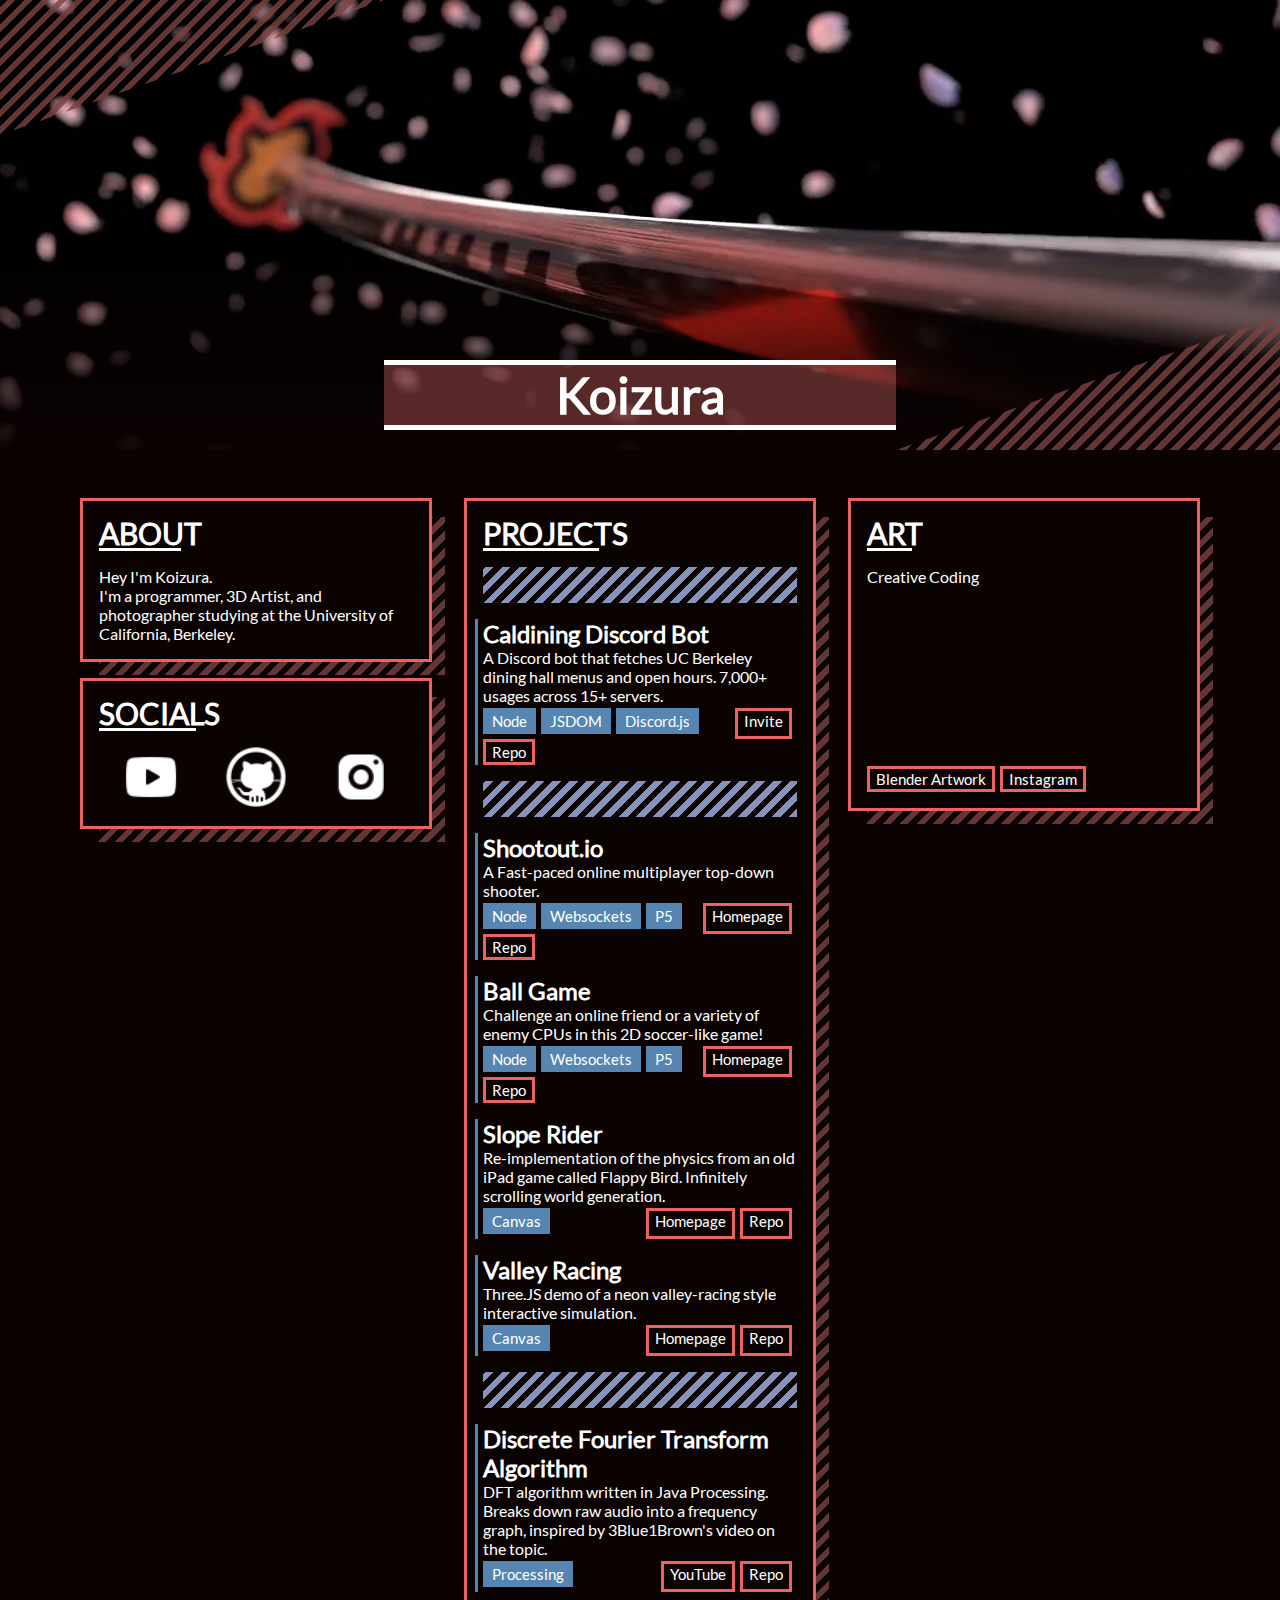
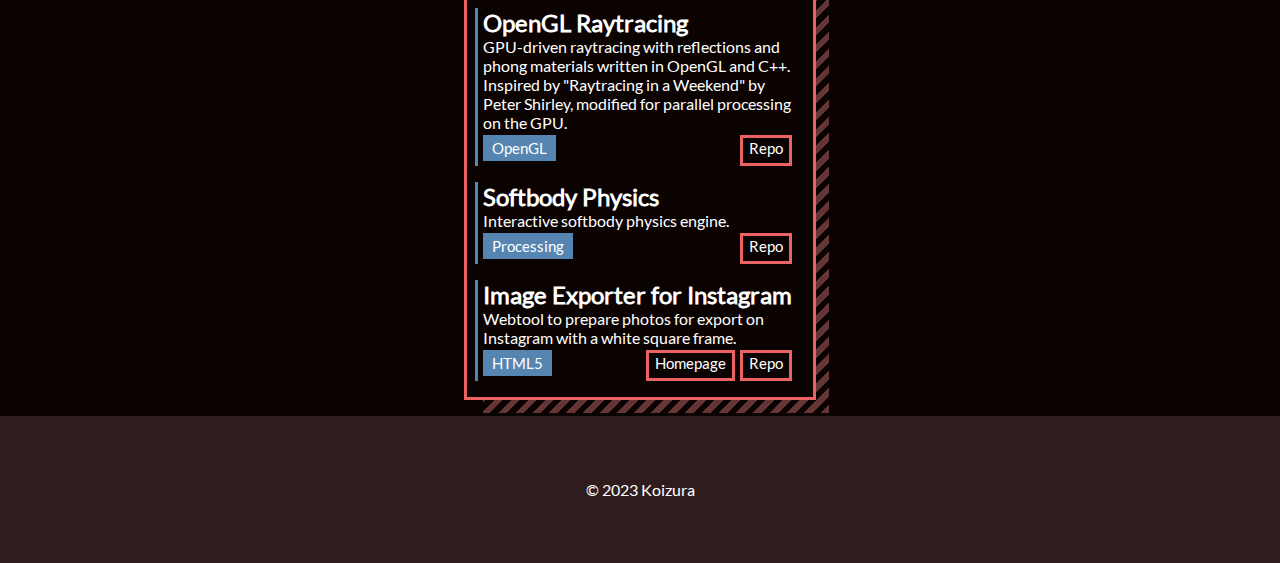
<file: index.html>
<!DOCTYPE html>
<html lang="eng">
  <head>
    <meta charset="UTF-8">
    <meta name="viewport" content="width=device-width, initial-scale=1.0">
    <title>Home | Koizura</title>
    <link rel="stylesheet" href="style_new.css">
    <meta property="og:title" content="Koizura | About">
    <meta property="og:description" content="Koizura - Portfolio">
    <meta property="og:image" content="">
    <meta property="og:url" content="koizura.me">
  </head>
  <body>
    <div class="bg">
      


      <div class="video-wrapper">
        <video playsinline autoplay muted loop poster="./static/Sakura_katana.png">
          <source src="./static/demonslayer_katana_small.mp4" type="video/mp4">
          Your browser does not support the video tag.
        </video>
      </div>
      <div id="bg-fade"></div>


      

      <div class="bg-text">
        <div id="horizontal-line"></div>
        <p>Koizura</p>
        <div id="horizontal-line"></div>
        <!-- <button onclick="changeColor()">Click Me</button> -->


      </div>
      <div id="bg_top"></div>
      <div id="bg_bot"></div>
      </div>
    </div>


    <main>

      <div class="column">
        <section>
          <div class="title">
            <h1>ABOUT</h1>
          </div>
          <div class="contents">
            <p>Hey I'm Koizura.</p>
            <p>I'm a programmer, 3D Artist, and photographer studying at 
              the University of California, Berkeley.
            </p>

          </div>
        </section>

        <section>
          <div class="title">
            <h1>SOCIALS</h1>
          </div>
          <div class="icon-container">
            <a href="https://www.youtube.com/channel/UC0Q75fuJlbfw2oE8TlBVJtQ" target="_blank">
              <img src="./static/icon_youtube.png" alt="youtube" class="icon">
            </a>
            <a href="https://github.com/koizura" target="_blank">
              <img src="./static/icon_github.png" alt="github" class="icon">
            </a>
            <a href="https://www.instagram.com/csgradle/" target="_blank">
              <img src="./static/icon_instagram.png" alt="instagram" class="icon">
            </a>

          </div>
        </section>
        
      </div>
      <div class="column">
        <section>

          <div class="title">
            <h1>PROJECTS</h1>
          </div>

          <div class="project-divider"></div>

          <div class="project-item">
            <h2>Caldining Discord Bot</h2>
            <p>A Discord bot that fetches UC Berkeley dining hall menus and open hours. 7,000+ usages across 15+ servers.</p>
            <div class="project-tags">
              <div id="tag">Node</div>
              <div id="tag">JSDOM</div>
              <div id="tag">Discord.js</div>
              <div id="flex-placeholder"></div>
              <a href="https://discord.com/oauth2/authorize?client_id=911100218680934451&permissions=0&scope=bot%20applications.commands" target="_blank">Invite</a>
              <a href="https://github.com/koizura/CalDiningBot" target="_blank">Repo</a>
            </div>
          </div>

          <div class="project-divider"></div>

          <div class="project-item">
            <h2>Shootout.io</h2>
            <p>A Fast-paced online multiplayer top-down shooter.</p>
            <div class="project-tags">
              <div id="tag">Node</div>
              <div id="tag">Websockets</div>
              <div id="tag">P5</div>
              <div id="flex-placeholder"></div>
              <a href="https://www.koizura.me/shootout.html" target="_blank">Homepage</a>
              <a href="https://github.com/koizura/ShootOut" target="_blank">Repo</a>
            </div>
          </div>

          <div class="project-item">
            <h2>Ball Game</h2>
            <p>Challenge an online friend or a variety of enemy CPUs in this 2D soccer-like game!</p>
            <div class="project-tags">
              <div id="tag">Node</div>
              <div id="tag">Websockets</div>
              <div id="tag">P5</div>
              <div id="flex-placeholder"></div>
              <a href="https://ballgame.koizura.me/" target="_blank">Homepage</a>
              <a href="https://github.com/koizura/BallGameOnline" target="_blank">Repo</a>
            </div>
          </div>

          <div class="project-item">
            <h2>Slope Rider</h2>
            <p>Re-implementation of the physics from an old iPad game called Flappy Bird. Infinitely scrolling world generation.</p>
            <div class="project-tags">
              <div id="tag">Canvas</div>
              <div id="flex-placeholder"></div>
              <a href="https://www.koizura.me/SlopeRider/index.html" target="_blank">Homepage</a>
              <a href="https://github.com/koizura/SlopeRider" target="_blank">Repo</a>
            </div>
          </div>

          <div class="project-item">
            <h2>Valley Racing</h2>
            <p>Three.JS demo of a neon valley-racing style interactive simulation.</p>
            <div class="project-tags">
              <div id="tag">Canvas</div>
              <div id="flex-placeholder"></div>
              <a href="https://www.koizura.me/ThreeJSDemo.html" target="_blank">Homepage</a>
              <a href="https://github.com/koizura/ThreeJSValleyDemo" target="_blank">Repo</a>
            </div>
          </div>

          <div class="project-divider"></div>

          <div class="project-item">
            <h2>Discrete Fourier Transform Algorithm</h2>
            <p>DFT algorithm written in Java Processing. Breaks down raw audio into a frequency graph, inspired by 3Blue1Brown's video on the topic.</p>
            <div class="project-tags">
              <div id="tag">Processing</div>
              <div id="flex-placeholder"></div>
              <a href="https://youtu.be/mP68mDEMP7Q" target="_blank">YouTube</a>

              <a href="https://github.com/koizura/DiscreteFourierTransform" target="_blank">Repo</a>
            </div>
          </div>

          <div class="project-item">
            <h2>OpenGL Raytracing</h2>
            <p>GPU-driven raytracing with reflections and phong materials written in OpenGL and C++. Inspired by "Raytracing in a Weekend" by Peter Shirley, modified for parallel processing on the GPU.</p>
            <div class="project-tags">
              <div id="tag">OpenGL</div>
              <div id="flex-placeholder"></div>
              <a href="https://github.com/koizura/OpenGL-Raytracing" target="_blank">Repo</a>
            </div>
          </div>

          <div class="project-item">
            <h2>Softbody Physics</h2>
            <p>Interactive softbody physics engine.</p>
            <div class="project-tags">
              <div id="tag">Processing</div>
              <div id="flex-placeholder"></div>
              <a href="https://github.com/koizura/SoftBodyPhysics" target="_blank">Repo</a>
            </div>
          </div>

          <div class="project-item">
            <h2>Image Exporter for Instagram</h2>
            <p>Webtool to prepare photos for export on Instagram with a white square frame.</p>
            <div class="project-tags">
              <div id="tag">HTML5</div>
              <div id="flex-placeholder"></div>
              <a href="https://www.koizura.me/ImageExporter/" target="_blank">Homepage</a>
              <a href="https://github.com/koizura/ImageExporter" target="_blank">Repo</a>
            </div>
          </div>

        </section>
      </div>
      <div class="column">
        <section>
          <div class="title">
            <h1>ART</h1>
          </div>
          <div class="contents">
            <p>Creative Coding</p>
            <div class="youtube-video">
              <iframe width="420" height="315"
              src="https://www.youtube-nocookie.com/embed/WMRQh88l8Mo">
              </iframe> 

            </div>

            <div class="project-tags">
              <a href="https://www.koizura.me/blender.html" target="blank">Blender Artwork</a>
              <a href="https://www.instagram.com/csgradle/" target="blank">Instagram</a>
            </div>

          </div>
        </section>
      </div>
    </main>
    <footer>
      <p>© 2023 Koizura</p>
    </footer>
    <script>
      function changeColor() {
        document.body.style.setProperty("--primary-color", "blue");
      }
    </script>
  </body>

</html>
</file>
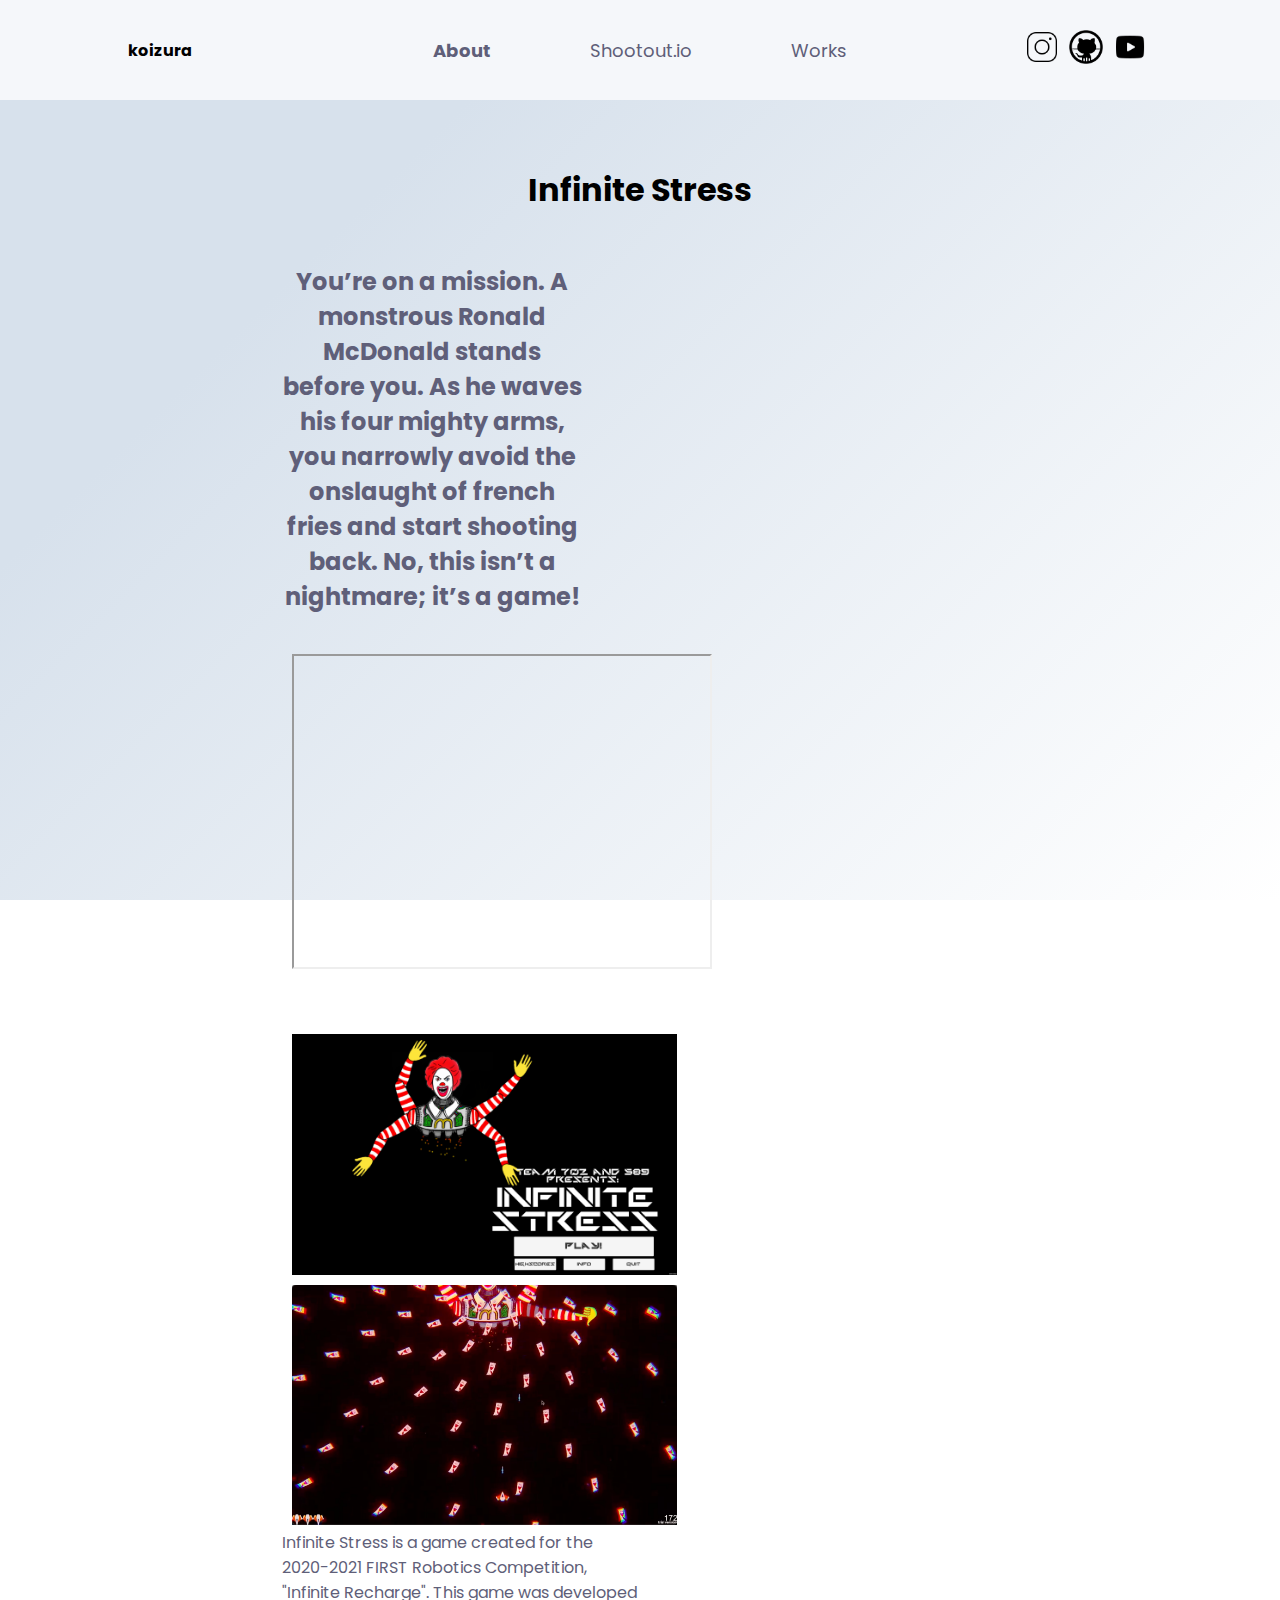
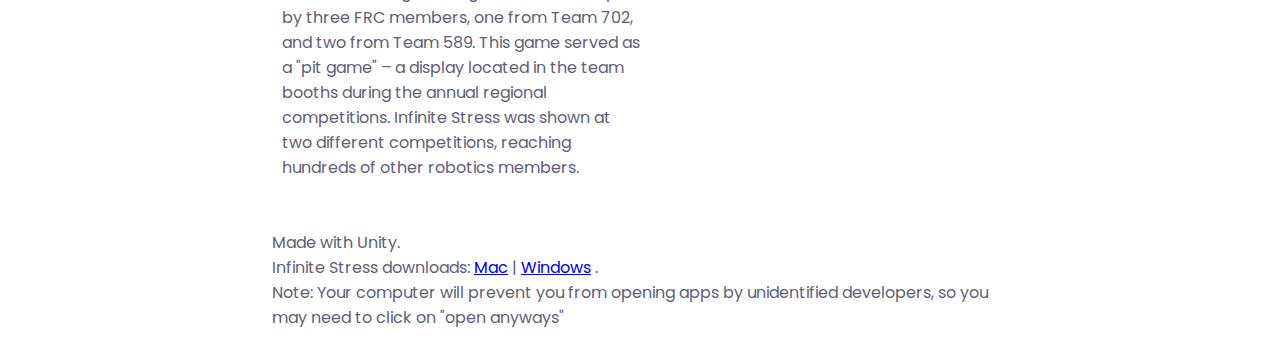
<file: infiniteStress.html>
<!DOCTYPE html>
<html lang="">

<head>
  <meta charset="utf-8">
  <meta name="viewport" content="width=device-width, initial-scale=1.0">
  <link rel="preconnect" href="https://fonts.gstatic.com">
  <link href="https://fonts.googleapis.com/css2?family=Poppins:wght@400;500&display=swap" rel="stylesheet"> 
  <link rel="stylesheet" href="./style.css">
  <title>koizura | InfiniteStress</title>

  <meta property="og:title" content="Koizura | InfiniteStress">
  <meta property="og:description" content="Infinite stress">
  <meta property="og:image" content="">
  <meta property="og:url" content="koizura.me/infiniteStress.html">
  
</head>

<body>

  <header>
    <div class="top-bar">
      <div class="logo-container">
        <h4 class="logo">koizura </h4>
      </div>
      <nav>
        <ul class="nav-links">
          <li><a class="nav-link" href="./index.html"><b>About</b></a></li>
          <li><a class="nav-link" href="./shootout.html">Shootout.io</a></li>
          <li><a class="nav-link" href="./works.html">Works</a>
            <ul class="sub-nav">
              <li><a href="./blender.html">Blender</a></li>
              <li><a href="./infiniteStress.html">Infinite Stress</a></li>
              <li><a href="./ThreeJSDemo.html">Valley Racing</a></li>
              <li><a href="https://ballgame.koizura.me/">Ball Game</a></li>
              <li><a href="./SlopeRider/index.html">Slope Rider</a></li>
            </ul>
          </li>
        </ul>
    </nav>
      <div class="social-media">
        <a class="media-icon-container" href="https://www.instagram.com/csgradle/" target="_blank">
          <img class="media-icon" src="./assets/icons8-instagram-50.png" alt="Instagram" />
        </a>
        <a class="media-icon-container" href="https://github.com/koizura" target="_blank">
          <img class="media-icon" src="./assets/icon-github.png" alt="Github" />
        </a>
        <a class="media-icon-container" href="https://www.youtube.com/channel/UC0Q75fuJlbfw2oE8TlBVJtQ" target="_blank">
          <img class="media-icon" src="./assets/icon-youtube.png" alt="Youtube" />
        </a>
      </div>
    </div>
  </header>
  <main>
    <div class="infinite-stress">

      <h1>Infinite Stress</h1>

      <div class="description-container">
        <h2>    You’re on a mission. A monstrous Ronald McDonald stands before you. As he waves his four mighty 
          arms, you narrowly avoid the onslaught of french fries and start shooting back. No, this isn’t a 
          nightmare; it’s a game!</h2>
        <iframe width="420" height="315"
        src="https://www.youtube.com/embed/ZungiUJd308">
        </iframe> 
      </div>

      <div class="description-container">
        <div class="two-gallery">
          <img src="./Works/Images/InfiniteStressThumb.png" alt="">
          <img src="./Works/Images/InfiniteStressGameplay.png" alt="">
        </div>

        <p>Infinite Stress is a game created for the 2020-2021 FIRST Robotics Competition, "Infinite Recharge". 
          This game was developed by three FRC members, one from Team 702, and two from Team 589. This game 
          served as a "pit game" – a display located in the team booths during the annual regional competitions.
          Infinite Stress was shown at two different competitions, reaching hundreds of other robotics members. 
        </p>        
      </div>
      <p>Made with Unity.</p>
      <p>Infinite Stress downloads:
        <a href="https://drive.google.com/file/d/1YgskKc3K02eNCRQpv-UetLmcFP5q3lbV/view?usp=sharing">Mac</a>
        |
        <a href="https://drive.google.com/file/d/1SQEVARQTDhzA3XfdTARpI4ypWJfW1RIy/view?usp=sharing">Windows</a>
        . 
      </p>
      <p>Note: Your computer will prevent you from opening apps by unidentified developers, so you may need to 
        click on "open anyways"
      </p>
    </div>
  </main>
</body>

</html>
</file>
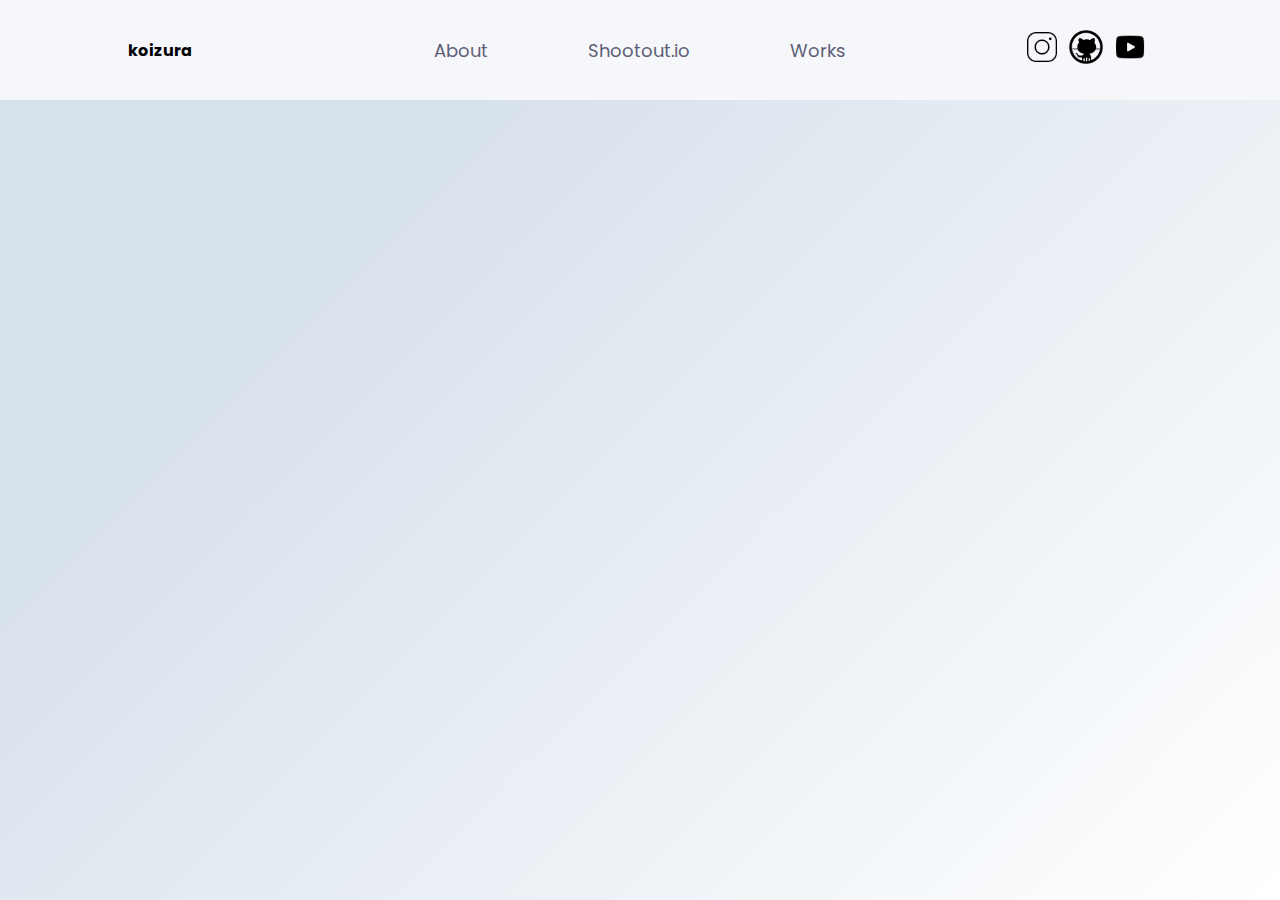
<file: shootout.html>
<!DOCTYPE html>
<html lang="">

<head>
  <meta charset="utf-8">
  <meta name="viewport" content="width=device-width, initial-scale=1.0">
  <meta name="viewport" content="width=device-width,height=device-height initial-scale=1">
  <link rel="preconnect" href="https://fonts.gstatic.com">
  <link href="https://fonts.googleapis.com/css2?family=Poppins:wght@400;500&display=swap" rel="stylesheet"> 
  <link rel="stylesheet" href="./style.css">
  <title>Shootout!!</title>

  <meta property="og:title" content="Shootout.io">
  <meta property="og:description" content="A fast-paced online multiplayer pvp game!">
  <meta property="og:image" content="">
  <meta property="og:url" content="koizura.me/shootout.html">
  
</head>

<body>

  <header>
    <div class="top-bar">
      <div class="logo-container">
        <h4 class="logo">koizura</h4>
      </div>
      <nav>
        <ul class="nav-links">
          <li><a class="nav-link" href="./index.html">About</a></li>
          <li><a class="nav-link" href="./shootout.html">Shootout.io</a></li>
          <li><a class="nav-link" href="./works.html">Works</a>
            <ul class="sub-nav">
              <li><a href="./blender.html">Blender</a></li>
              <li><a href="./infiniteStress.html">Infinite Stress</a></li>
              <li><a href="./ThreeJSDemo.html">Valley Racing</a></li>
              <li><a href="https://ballgame.koizura.me/">Ball Game</a></li>
              <li><a href="./SlopeRider/index.html">Slope Rider</a></li>
            </ul>
          </li>
        </ul>
    </nav>
      <div class="social-media">
        <a class="media-icon-container" href="https://www.instagram.com/csgradle/" target="_blank">
          <img class="media-icon" src="./assets/icons8-instagram-50.png" alt="Instagram" />
        </a>
        <a class="media-icon-container" href="https://github.com/koizura" target="_blank">
          <img class="media-icon" src="./assets/icon-github.png" alt="Github" />
        </a>
        <a class="media-icon-container" href="https://www.youtube.com/channel/UC0Q75fuJlbfw2oE8TlBVJtQ" target="_blank">
          <img class="media-icon" src="./assets/icon-youtube.png" alt="Youtube" />
        </a>
      </div>
    </div>
  </header>
  <main>
    
    <div class="game" id="game">
      <iframe width="1050" height="750" src="https://shootout.koizura.me" frameborder="0"></iframe>
    </div>
    
  </main>
  <script>
    (function(icons) { icons.forEach(icoEl => {
    icoEl.addEventListener("animationend", () => icoEl.classList.remove("media-icon-animation"));
    icoEl.addEventListener("mouseover", () => icoEl.classList.add("media-icon-animation"));
}); })(document.querySelectorAll(".media-icon"));
  </script>
</body>

</html>
</file>
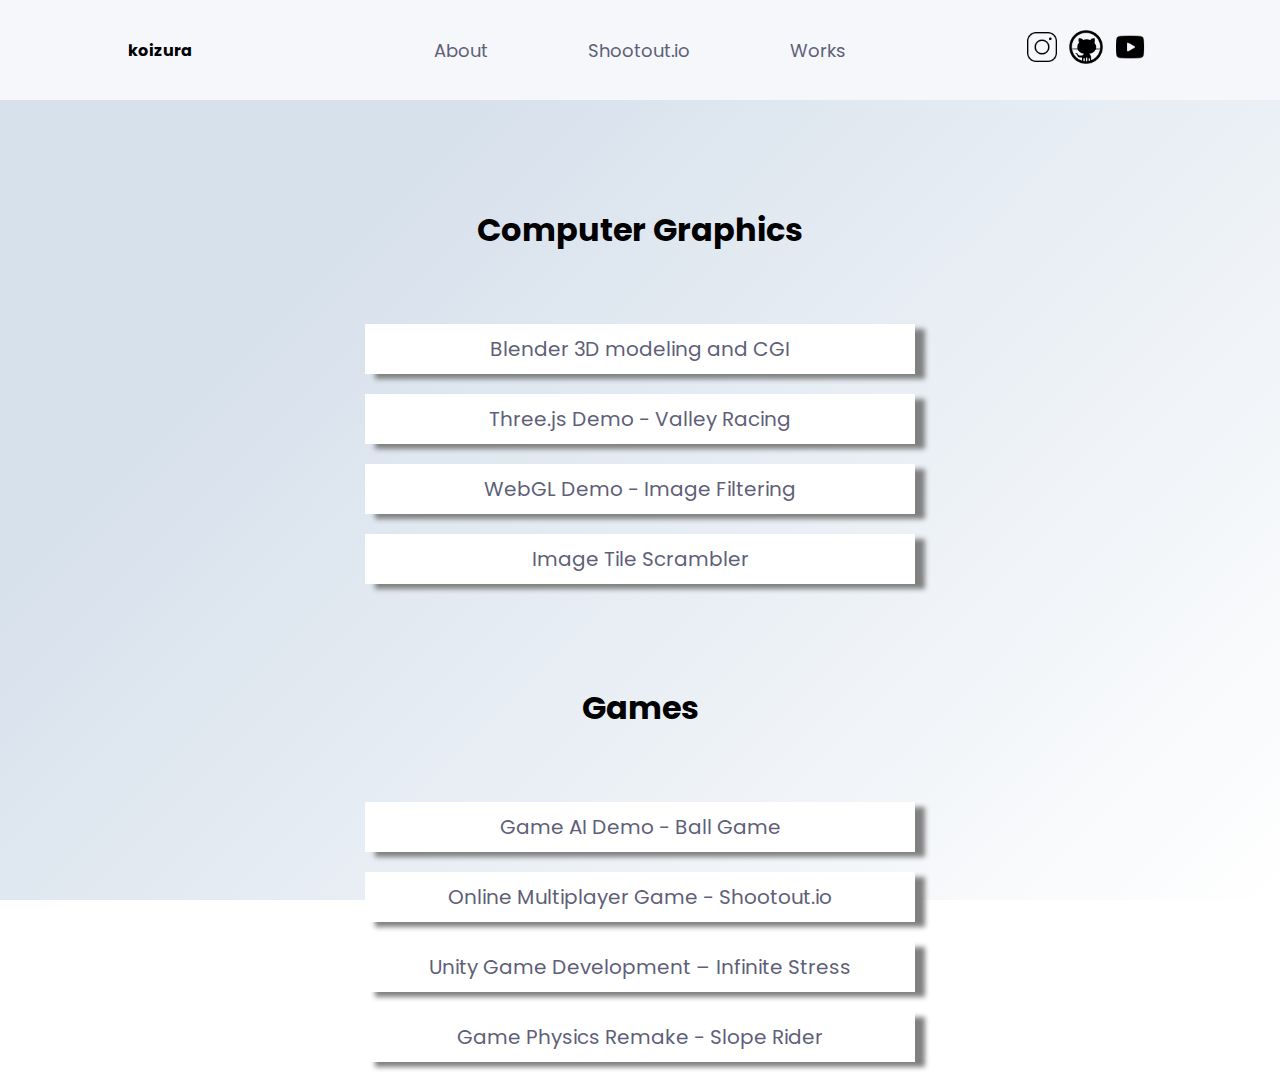
<file: works.html>
<!DOCTYPE html>
<html lang="">

<head>
  <meta charset="utf-8">
  <meta name="viewport" content="width=device-width, initial-scale=1.0">
  <link rel="preconnect" href="https://fonts.gstatic.com">
  <link href="https://fonts.googleapis.com/css2?family=Poppins:wght@400;500&display=swap" rel="stylesheet"> 
  <link rel="stylesheet" href="./style.css">
  <title>koizura | Works</title>

  <meta property="og:title" content="Koizura | Works">
  <meta property="og:description" content="Koizura's works over the years">
  <meta property="og:image" content="">
  <meta property="og:url" content="koizura.me/works.html">
  
</head>

<body>

  <header>
    <div class="top-bar">
      <div class="logo-container">
        <h4 class="logo">koizura </h4>
      </div>
      <nav>
        <ul class="nav-links">
          <li><a class="nav-link" href="./index.html">About</a></li>
          <li><a class="nav-link" href="./shootout.html">Shootout.io</a></li>
          <li><a class="nav-link" href="./works.html">Works</a>
            <ul class="sub-nav">
              <li><a href="./blender.html">Blender</a></li>
              <li><a href="./infiniteStress.html">Infinite Stress</a></li>
              <li><a href="./ThreeJSDemo.html">Valley Racing</a></li>
              <li><a href="https://ballgame.koizura.me/">Ball Game</a></li>
              <li><a href="./SlopeRider/index.html">Slope Rider</a></li>
            </ul>
          </li>
        </ul>
    </nav>
      <div class="social-media">
        <a class="media-icon-container" href="https://www.instagram.com/csgradle/" target="_blank">
          <img class="media-icon" src="./assets/icons8-instagram-50.png" alt="Instagram" />
        </a>
        <a class="media-icon-container" href="https://github.com/koizura" target="_blank">
          <img class="media-icon" src="./assets/icon-github.png" alt="Github" />
        </a>
        <a class="media-icon-container" href="https://www.youtube.com/channel/UC0Q75fuJlbfw2oE8TlBVJtQ" target="_blank">
          <img class="media-icon" src="./assets/icon-youtube.png" alt="Youtube" />
        </a>
      </div>
    </div>
  </header>
  <main>
    <div class=works>
      <h1>Computer Graphics</h1>
      <div class="work-container"><a href="./blender.html">Blender 3D modeling and CGI</a></div>
      <div class="work-container"><a href="./ThreeJSDemo.html">Three.js Demo - Valley Racing</a> </div>
      <div class="work-container"><a href="./WebGL-Image-Filtering/index.html">WebGL Demo - Image Filtering</a> </div>
      <div class="work-container"><a href="./TilesScrambler/index.html">Image Tile Scrambler</a> </div>
      

      <h1>Games</h1>
      <div class="work-container"><a href="https://ballgame.koizura.me/">Game AI Demo - Ball Game</a> </div>
      <div class="work-container"><a href="./shootout.html">Online Multiplayer Game - Shootout.io</a> </div>
      <div class="work-container"><a href="./infiniteStress.html">Unity Game Development – Infinite Stress</a></div>
      <div class="work-container"><a href="./SlopeRider/index.html">Game Physics Remake - Slope Rider</a></div>

      
    </div>
  </main>
</body>

</html>
</file>
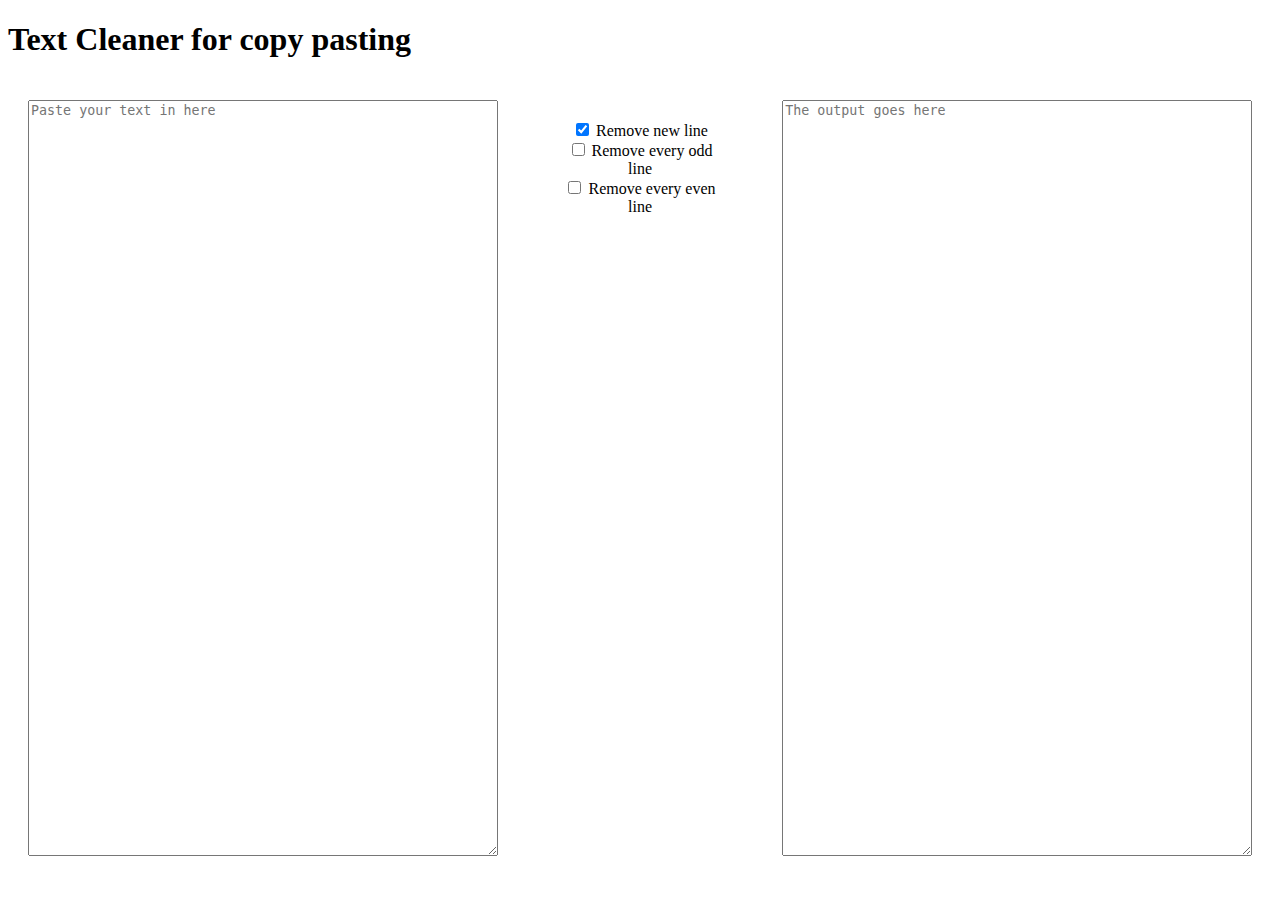
<file: TextClean/TextClean.html>
<!DOCTYPE html>
<html lang="eng">
  <head>
    <meta charset="UTF-8">
    <meta name="viewport" content="width=device-width, initial-scale=1.0">
    <title>Text Cleaner</title>
    <!-- <link rel="stylesheet" href="style.css"> -->
    <style>
      main {
        display:flex;
        flex-direction: row;
      }
      .settings {
        margin:40px;
        display:flex;
        flex-direction: column;
        text-align: center;
      }
      textarea {
        width: 40%;
        margin: 20px;
      }
      @media (max-width: 1000px) {
        main {
          flex-direction: column;
        }
        textarea {
          width: 95%;
        }
      }
    </style>

  </head>
  <h1>Text Cleaner for copy pasting</h1>
  <body>
    <main>
      <textarea name="" id="input-box" cols="80" rows="50" placeholder="Paste your text in here"></textarea>
      <div class="settings">
       <div class="setting">
         <input type="checkbox" id="newline" name="newline" checked>
         <label for="newline">Remove new line</label>
       </div>
       <div class="setting">
         <input type="checkbox" id="oddline" name="oddline">
         <label for="oddline">Remove every odd line</label>
       </div>
       <div class="setting">
         <input type="checkbox" id="evenline" name="evenline">
         <label for="evenline">Remove every even line</label>
       </div>
       <!-- <div class="setting">
         <input type="checkbox" id="tabline" name="tabline">
         <label for="tabline">Add newline before every tab</label>
       </div> -->
      </div>
      <textarea name="" id="output-box" cols="80" rows="50" readonly placeholder="The output goes here"></textarea>
    </main>


   <script>
    const input = document.getElementById("input-box");
    const output = document.getElementById("output-box");
    const newline = document.getElementById("newline");
    const oddline = document.getElementById("oddline");
    const evenline = document.getElementById("evenline");
    // const tabline = document.getElementById("tabline");
    
    function generate() {
      let text = input.value;

      if (oddline.checked) {
        let arr = text.split("\n");
        for (let i = 0; i < arr.length; i++) {
          arr.splice(i, 1);
        }
        text = arr.join("\n");
      }
      if (evenline.checked) {
        let arr = text.split("\n");
        for (let i = 1; i < arr.length; i++) {
          arr.splice(i, 1);
        }
        text = arr.join("\n");
      }
      if (newline.checked) {
        text = text.replaceAll("\n ", " ");
        text = text.replaceAll("\n", " ");
      }
      // if (tabline.checked) {
      //   text = text.replaceAll("\t", "\n\t");
      // }
      console.log(text);
      output.value = text;
    }

    input.addEventListener('input', function() { 
      generate();
    });
    newline.onclick = generate;
    oddline.onclick = generate;
    evenline.onclick = generate;
   </script>
  </body>

</html>
</file>
<file: style_new.css>
:root {
  /* --primary-color: red;
  --darkened-primary-color: rgba(255, 0, 0, 0.4);
  --background-color: #080808;
  --text-color: white;
  --project-item-color: gray;
  --footer-color: #161616;
  --divider-color: rgba(131, 131, 131, 0.4);
  --title-bg-color: black; */

  /* --primary-color: black;
  --darkened-primary-color: rgba(0, 0, 0, 0.8);
  --background-color: #f5f7fa;
  --text-color: black;
  --project-item-color: #82c4ff;
  --footer-color: #768097;
  --divider-color: rgba(172, 185, 198, 0.8);
  --title-bg-color: rgba(255, 255, 255, 0.599); */
  

  --primary-color: #ec6161;
  --darkened-primary-color: rgba(123, 66, 66, 0.8);
  --background-color: #0b0202;
  --text-color: white;
  --project-item-color: #5585b0;
  --footer-color: #2f1c1c;
  --divider-color: rgba(165, 185, 234, 0.8);
  --title-bg-color: rgba(255, 125, 125, 0.32);
}
@font-face {
  font-family: "Font";
  src: url("./static/Lato.ttf");
}

* {
  margin: 0;
  padding: 0;
  border: none;
  color:var(--text-color);
}

a:link { text-decoration: none; }
a:visited { text-decoration: none; }
a:hover { text-decoration: none; }
a:active { text-decoration: none; } 

html {
  background-color: var(--background-color);
  overflow-x: hidden;
  overflow-y: auto;
  width:100%;
  font-family: "Font";
}

.bg {
  position:absolute;
  left: 0;
  top: 0;
  width: 100%;
  height:50vh;
}

video {
  object-fit: cover;
  position: absolute;
  top: 0;
  left: 0;
  height: 100%;
  width: 100%;
  z-index: -2;
  border:none;
}
.video-wrapper {
  border:none;
  position: absolute;
  left: 0;
  top: 0;
  width: 100%;
  height:50vh;
  overflow: hidden;
  text-align: center;
  display: flex;
  align-items: center;
  justify-content: center;
}
#bg-fade {
  z-index: -1;
  position: absolute;
  left: 0;
  top: 25vh;
  width: 100%;
  height:26vh;
  background: linear-gradient(to bottom, #ffffff00, var(--background-color));
}




.bg-text {
  position:absolute;
  
  z-index: 5;
  top:40vh;
  left: 0px;
  right: 0px;
  margin-left:25%;
  margin-right:25%;
  text-align: center;
}
.bg-text p {
  color:var(--text-color);
  font-size: 50px;
  font-weight: 600;
  /* padding-left: 25%; */
  /* padding-right: 25%; */
  width: 80%;
  margin:auto;
  background-color: var(--title-bg-color);
  /* background: repeating-linear-gradient(-45deg, var(--divider-color) 0, var(--divider-color) 6px, #0000 6px, #0000 12px); */
}
#horizontal-line {
  position:relative;
  left:0;
  right:0;
  margin:auto;
  width: 80%;
  height: 5px;
  background-color: var(--text-color);
}

#bg_top {
  position: absolute;
  top: 0;
  left: 0;
  width: 100%;
  height: 50vh;
  background: repeating-linear-gradient(-45deg, var(--darkened-primary-color) 0, var(--darkened-primary-color) 6px, #0000 6px, #0000 12px);
  clip-path: polygon(0 0, 30% 0%, 0% 30%);
}
#bg_bot {
  position: absolute;
  top: 0;
  left: 0;
  width: 100%;
  height: 50vh;
  background: repeating-linear-gradient(-45deg, var(--darkened-primary-color) 0, var(--darkened-primary-color) 6px, #0000 6px, #0000 12px);
  clip-path: polygon(100% 100%, 70% 100%, 100% 70%);
}



main {
  display: flex;
  justify-content: center;
  align-items: flex-start;
  flex-wrap: wrap;
  margin-left: 5vw;
  margin-right: 5vw;
  margin-top: calc(50vh + 3em);
}
.column {
  width: 300px;
  flex-grow: 1;
  flex-shrink: 0;
}
section {
  position:relative;
  background-color: var(--background-color);
  border: 3px solid var(--primary-color);
  margin-left: 16px;
  margin-right: 16px;
  margin-bottom: 16px;

}
section::before {
  content:'';
  position:absolute;
  width:100%;
  height:100%;
  left:16px;
  top: 16px;
  background: repeating-linear-gradient(-45deg, var(--darkened-primary-color) 0, var(--darkened-primary-color) 6px, #0000 6px, #0000 12px);
  z-index: -5;
}
section .title{
  position:relative;
  width:100%;
  height:50px;
  /* background: linear-gradient(-45deg, rgba(25, 25, 25, 0), rgba(255, 0, 0, 0.418)) ; */
}
.title h1 {
  position:absolute;
  bottom: 0px;
  left: 16px;
  font-size: 30px;
  font-weight: bold;
}
.title h1::after {
  content:'';
  position:absolute;
  width:80%;
  height:3px;
  left:0px;
  bottom:0px;
  background-color: var(--text-color);
}

.project-divider {
  position: relative;
  margin: 16px;
  height: 30px;
  background: repeating-linear-gradient(-45deg, var(--divider-color) 0, var(--divider-color) 6px, #0000 6px, #0000 12px);
  font-size: 25px;
  padding-bottom: 6px;
  padding-left: 6px;
}

section .contents {
  padding: 16px;
}

.project-item {
  margin: 16px;
  position:relative;
}
.project-item::after{
  content:'';
  position:absolute;
  width:3px;
  height:100%;
  left:-8px;
  top:0px;
  background-color: var(--project-item-color);
  transition: all 0.25s ease-out;
}



.project-tags {
  position:relative;
  display: flex;
  width: 100%;
  flex-wrap: wrap;
  padding: 3px 0px 0px 0px;
}
.project-tags #tag {
  position: relative;
  font-size: 15px;
  padding: 1px 6px 1px 6px;
  margin-right: 5px;
  margin-bottom: 5px;
  border: 3px solid var(--project-item-color);
  background-color: var(--project-item-color);
  z-index: 5;
}
.project-tags a {
  position:relative;
  font-size: 15px;
  padding: 1px 6px 1px 6px;
  margin-right: 5px;
  border: 3px solid var(--primary-color);
  transition: all 0.25s ease-out;
}
.project-tags a:hover {
  border-color: var(--text-color);
}

#flex-placeholder {
  flex-grow: 1;
}

.icon-container {
  display: flex;
  flex-wrap: wrap;
  margin: 16px;
  justify-content: space-around;

}

.icon {
  filter: invert();
  width: 60px;
  padding: 30;
  position: relative;
  transition: all 1s ease-out;
  transform: rotateY(0);
}

.icon:hover {
  transform: rotateY(180deg);
}


.youtube-video {
  position: relative;
  overflow: hidden;
  width: 100%;
}
.youtube-video::after {
  display: block;
  content: "";
  padding-top: 56.25%;
}
.youtube-video iframe {
  position: absolute;
  top: 0;
  left: 0;
  width: 100%;
  height: 100%;
}





footer {
  position: relative;
  text-align: center;
  background-color: var(--footer-color);
  padding: 4em;
}


@media (max-width: 500px) {
  .bg-text {
    margin-left:5%;
    margin-right:5%;
  }
  .bg-text p {
    width: 80%
  }
  #horizontal-line {
    width: 80%
  }
}
</file>
<file: style.css>
* {
    margin:0px;
    padding:0px;
    box-sizing: border-box;
}
body {
    background-attachment: fixed;
    font-family: 'Poppins', sans-serif;
    background-image: linear-gradient(315deg, #ffffff 0%, #d7e1ec 74%);
}

header {
    background-color: #f5f7fa;
}
.top-bar{
    display:flex;
    width:80%;
    height:50px;
    margin:auto;
    align-items: center;
    min-height: 100px;
    
}
.logo-container,
.nav-links, 
.social-media {
    display:flex;
    flex-wrap: wrap;
}
.logo-container {
    flex:1;
}
.nav-links {
    justify-content: space-around;
    list-style: none;
}
.nav-link {
    color:#5f5f79;
    font-size:18px;
    text-decoration: none;
    padding: 0px 45px 0px 45px;

}
.nav-link:hover {
    color:#000080 ;
}

.nav-links li {
    transform: scale(1);
}

nav {
    flex:2;
    z-index: 50;
}
nav ul li ul.sub-nav {
    position:absolute;
    background: #f5f7fa;
    width:100%;
    height:100px;
    top:100%;
    left:0;
    transform: scale(1);
    transition: none;
    visibility:hidden;
    opacity:0;
    transition: opacity 0.5s ease;
}
nav ul li ul.sub-nav li {
    color: black;
    font-size: 14px;
    width:100%;
    padding: 15px 0;
    list-style:none;
    text-align: center;
    transition:none;   
    color:#5f5f79;
    transition: background-color .3s ease;
    background-color: #f5f7fa;
}
nav ul li ul.sub-nav li:hover {
    background: #e6e8eb;
}
nav ul li:hover ul.sub-nav {
    visibility: visible;
    opacity:1;
}
nav ul li ul.sub-nav li a{
    text-decoration: none;
    color:#5f5f79;
}

.social-media {
    flex:1;
    justify-content: flex-end;   
}

.media-icon-container {
    cursor:pointer;
}
.media-icon  {
    height: 40px;
    padding: 3px 5px 3px 5px;
}
.media-icon:hover, .media-icon-animation{
    animation: flip 0.5s ease;
}
.game {
    display:flex;
    align-items: center;
    justify-content:center;
    height:90%;
    flex-direction: column;
    position:relative;
}

.portfolio {
    display:flex;
    width: 50%;
    margin:auto;
    padding:1rem;
    flex-direction: column;
    height:90%;
    min-width: 350px;
}
.portfolio h1 {
    transform: translateX(-20px);
    padding: 10px 0px 15px 0px;
    animation: slide-about 1.5s ease;
}
.portfolio h2 {
    font-size:44px;
    font-weight:500;
    padding: 10px 0px 10px 0px;
}
.portfolio p {
    font-size: 20px;
    font-weight:200;
    padding: 10px 0px 10px 0px;
}
.skills-container {
    display:flex;
    align-items:center;
    justify-content: space-around;
    flex-direction: row;
    flex-wrap: wrap;
    padding-bottom: 20px;
}
.skill {
    display:flex;
    align-items: center;
    flex-direction: column;
    justify-content: space-around;
}
.skill img {
    height:64px;
    padding: 5px 0px 0px 0px;
}
.skill-icon:hover, .skill-icon-animation {
    animation: spin 0.5s ease;
}
.skill h5 {
    font-size:15px;
    color:#5f5f79;
    padding: 10px 0px 0px 0px;
}

.blender-gallery {
    display:flex;
    width: 60%;
    margin:auto;
    padding:1rem;
    flex-direction: column;
    margin-bottom: 100px;
}
.blender-gallery h1 {
    text-align: center;
    padding: 50px 0px 0px 0px;
    animation: slide 1.5s ease;
}
.blender-gallery h2 {
    text-align:center;
    padding: 50px 0px 5px 0px;
    
}
.gallery {
    display: flex;
    align-items: center;
    justify-content: space-around;
    flex-direction: row;
    flex-wrap: wrap;
}
.gallery img {
    height:200px;
    padding: 5px 5px 5px 5px;
    transition: transform .3s ease-out 100ms;
    
}
.gallery img:hover{
    transform: scale(2);
    z-index: 1;
}
.bmc-btn-container {
    position: fixed;
    right:50px;
    bottom:30px;
    transition: box-shadow .3s ease, background-color .3s ease;
    background-color: transparent;
    box-shadow: 0 0 20 10px transparent;

}
.bmc-btn-container:hover {
    background-color: #d0d0d0;
    box-shadow: 0 0 20px 10px #d0d0d0;   
}

.infinite-stress {
    display:flex;
    width: 60%;
    margin:auto;
    padding:1rem;
    flex-direction: column;
    height:90%;
    min-width: 350px;
    color:#5f5f79;
}
.infinite-stress h1 {
    text-align: center;
    padding: 50px 0px 50px 0px;
    animation: slide 1.5s ease;
    color:black;
}

.infinite-stress h2{
    text-align: center;
    padding: 0px 0px 30px 0px;
}
.infinite-stress .description-container {
    display:flex;
    align-items:center;
    justify-content: space-between;
    flex-direction: row;
    flex-wrap: wrap;
    padding: 0px 10px 50px 10px;
}
.infinite-stress iframe {
    display:flex;
    margin: 10px 10px 10px 10px;
}
.infinite-stress .description-container h2 {
    display:flex;
    width:40%;
    min-width: 300px;
}
.infinite-stress .description-container p {
    display:flex;
    width:50%;
    min-width: 300px;
}
.two-gallery {
    display:flex;
    align-items:center;
    justify-content: center;
    flex-direction: column;
    flex-wrap: wrap;

    
}
.two-gallery img {
    display:flex;
    align-items: center;
    flex-direction: column;
    justify-content: center;
    width:400px;
    padding: 5px 5px 5px 10px;
}

.works {
    display:flex;
    width: 60%;
    margin:auto;
    padding:1rem;
    flex-direction: column;
    height:90%;
    min-width: 350px;
    color:#5f5f79;
}
.works h1 {
    text-align: center;
    padding: 90px 0px 60px 0px;
    animation: slide 1.5s ease;
    color:black;
}
.works .work-container {
    text-align: center;
    padding: 10px 10px 10px 10px;
    background: white;
    width: 550px;
    align-self: center;
    margin: 10px 0px 10px 0px;
    box-shadow: 10px 5px 5px gray;
}
.works .work-container a {
    text-align: center;
    
    font-size: 20px;
    text-decoration: none;
    color:#5f5f79;
    transition: color 0.5s ease;
}
.works .work-container a:hover {
    color:#000080;   
}
.works .work-container:hover {
    background: rgb(242, 242, 242);
}

@keyframes slide-about {
    0% {
        opacity: 0%;
        transform: translateX(-50px);
    }
    100% {
        opacity: 1;
        transform: translateX(-20px);
    }
}
@keyframes slide {
    0% {
        opacity: 0%;
        transform: translateX(-50px);
    }
    100% {
        opacity: 1;
        transform: translateX(0px);
    }
}
@keyframes flip {
    0% {
        transform:rotateY(0deg);
    }
    100% {
        transform:rotateY(360deg);
    }
}
@keyframes spin {
    0% {
        transform:rotate(0deg);
    }
    100% {
        transform:rotate(360deg);
    }
}
</file>
